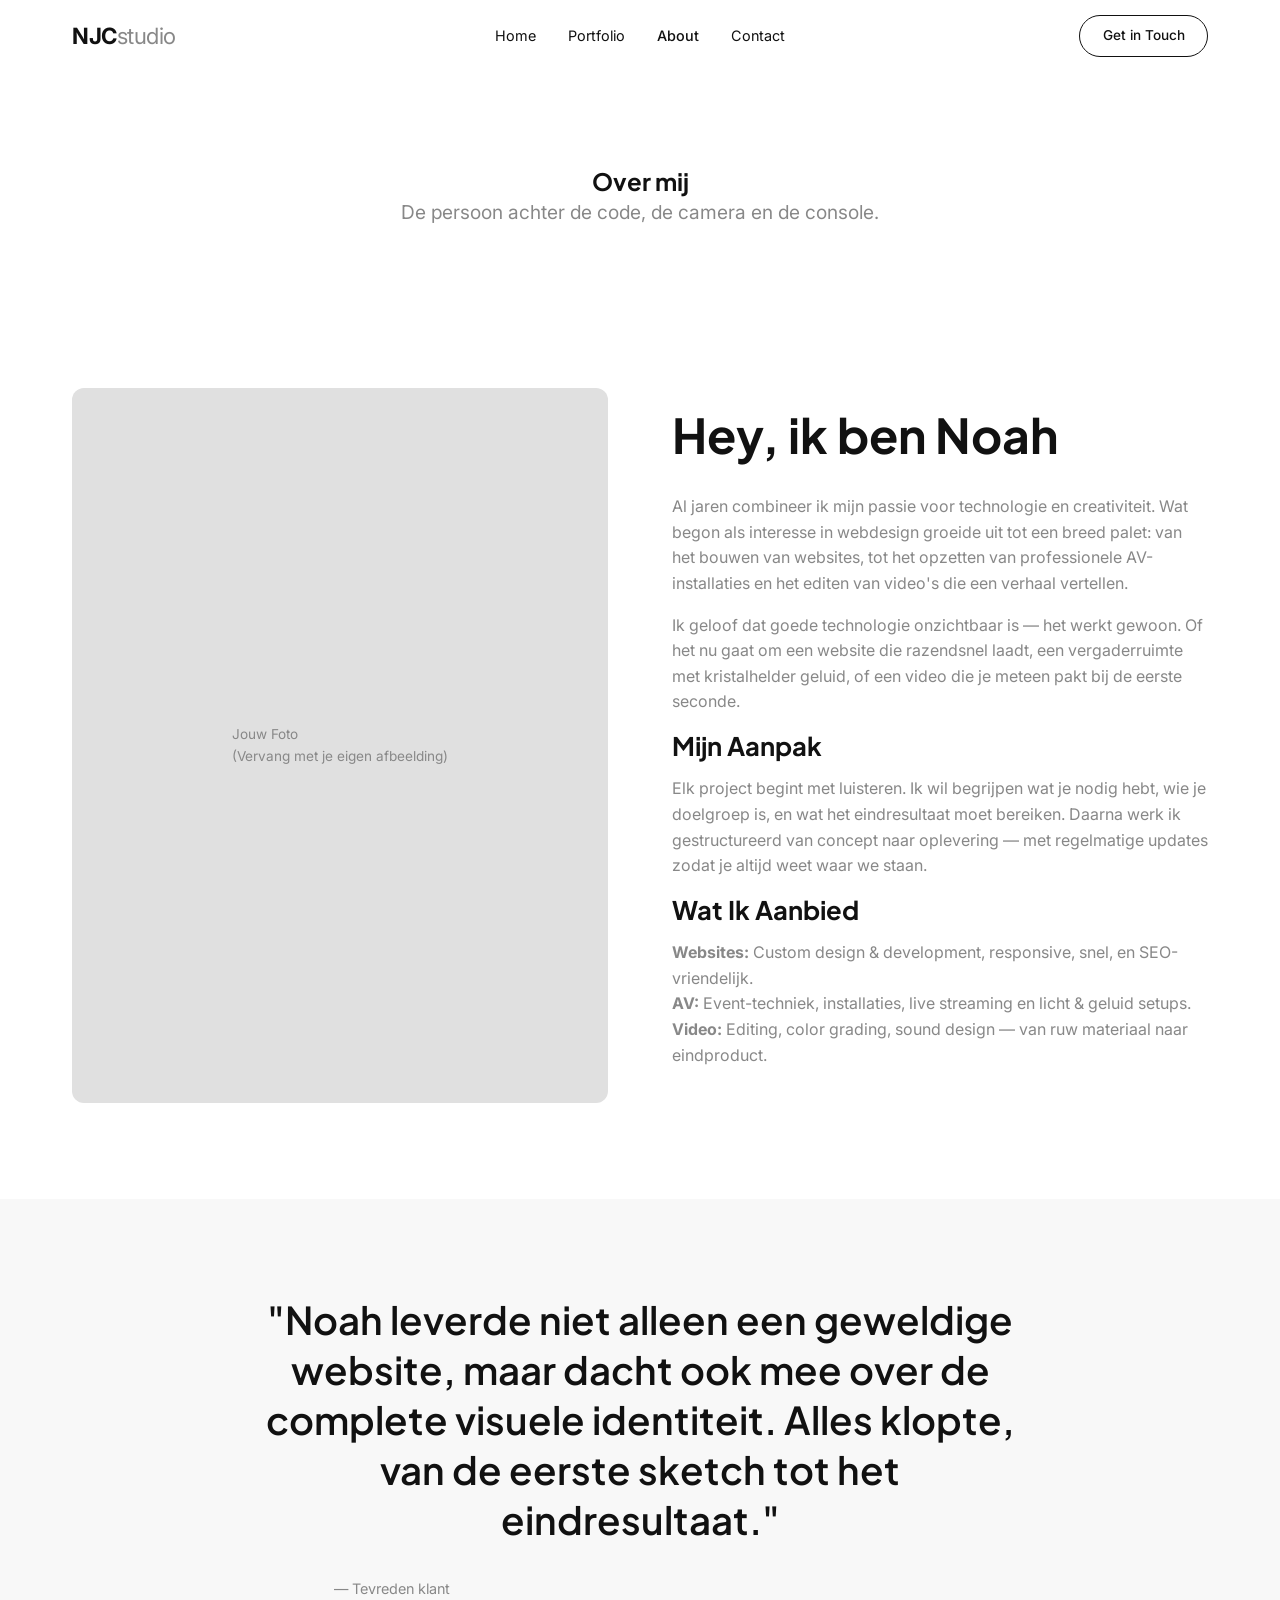
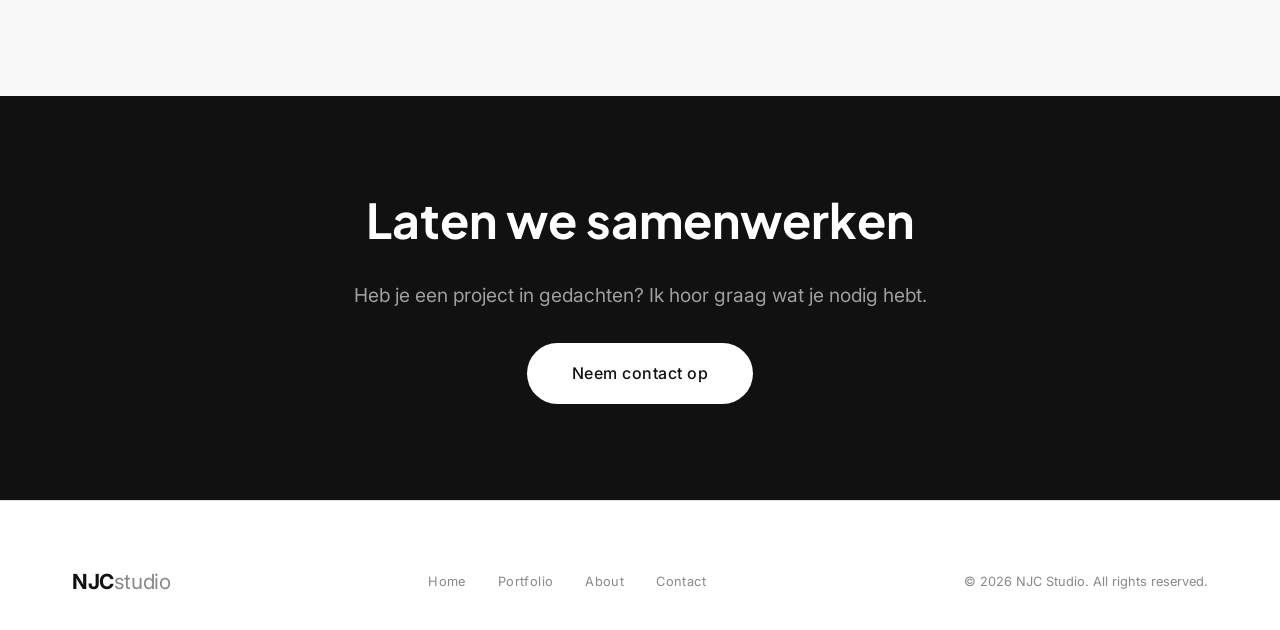
<file: about.html>
<!DOCTYPE html>
<html lang="en">
<head>
  <meta charset="UTF-8" />
  <meta name="viewport" content="width=device-width, initial-scale=1.0" />
  <title>About — NJC Studio</title>
  <meta name="description" content="Leer meer over NJC Studio — specialist in webdesign, AV-oplossingen en video editing." />

  <link rel="preconnect" href="https://fonts.googleapis.com" />
  <link rel="preconnect" href="https://fonts.gstatic.com" crossorigin />
  <link href="https://fonts.googleapis.com/css2?family=Inter:wght@400;500;600;700&family=Plus+Jakarta+Sans:wght@500;600;700;800&display=swap" rel="stylesheet" />
  <link rel="stylesheet" href="css/style.css" />
</head>
<body class="page-enter">

  <!-- ========== NAVIGATION ========== -->
  <nav class="nav" id="nav" aria-label="Main navigation">
    <div class="nav__inner">
      <a href="index.html" class="nav__logo">NJC<span>studio</span></a>

      <button class="nav__toggle" id="navToggle" aria-label="Toggle menu" aria-expanded="false">
        <span></span>
        <span></span>
        <span></span>
      </button>

      <ul class="nav__links" id="navLinks">
        <li><a href="index.html" class="nav__link">Home</a></li>
        <li><a href="portfolio.html" class="nav__link">Portfolio</a></li>
        <li><a href="about.html" class="nav__link nav__link--active">About</a></li>
        <li><a href="contact.html" class="nav__link">Contact</a></li>
      </ul>

      <a href="contact.html" class="nav__cta">Get in Touch</a>
    </div>
  </nav>

  <!-- ========== ABOUT HERO ========== -->
  <section class="about-hero">
    <div class="container">
      <h1 class="fade-in">Over mij</h1>
      <p class="lead fade-in">De persoon achter de code, de camera en de console.</p>
    </div>
  </section>

  <!-- ========== ABOUT CONTENT ========== -->
  <section class="about-content section">
    <div class="container">
      <div class="about-content__grid">

        <!-- Portrait image -->
        <div class="about-content__image fade-in-left">
          <div class="about-content__image--placeholder">
            Jouw Foto<br />(Vervang met je eigen afbeelding)
          </div>
        </div>

        <!-- Bio text -->
        <div class="about-content__text fade-in-right">
          <h2>Hey, ik ben Noah</h2>
          <p>
            Al jaren combineer ik mijn passie voor technologie en creativiteit. Wat begon als interesse
            in webdesign groeide uit tot een breed palet: van het bouwen van websites, tot het opzetten
            van professionele AV-installaties en het editen van video's die een verhaal vertellen.
          </p>
          <p>
            Ik geloof dat goede technologie onzichtbaar is — het werkt gewoon. Of het nu gaat om een
            website die razendsnel laadt, een vergaderruimte met kristalhelder geluid, of een video
            die je meteen pakt bij de eerste seconde.
          </p>

          <h3>Mijn Aanpak</h3>
          <p>
            Elk project begint met luisteren. Ik wil begrijpen wat je nodig hebt, wie je doelgroep is,
            en wat het eindresultaat moet bereiken. Daarna werk ik gestructureerd van concept naar
            oplevering — met regelmatige updates zodat je altijd weet waar we staan.
          </p>

          <h3>Wat Ik Aanbied</h3>
          <p>
            <strong>Websites:</strong> Custom design & development, responsive, snel, en SEO-vriendelijk.<br />
            <strong>AV:</strong> Event-techniek, installaties, live streaming en licht & geluid setups.<br />
            <strong>Video:</strong> Editing, color grading, sound design — van ruw materiaal naar eindproduct.
          </p>
        </div>
      </div>
    </div>
  </section>

  <!-- ========== CREDIBILITY ========== -->
  <section class="credibility section section--light fade-in">
    <div class="container">
      <p class="credibility__quote">
        "Noah leverde niet alleen een geweldige website, maar dacht ook mee over de complete visuele
        identiteit. Alles klopte, van de eerste sketch tot het eindresultaat."
      </p>
      <p class="credibility__author">— Tevreden klant</p>
    </div>
  </section>

  <!-- ========== BOTTOM CTA ========== -->
  <section class="bottom-cta section--dark">
    <div class="container">
      <h2 class="fade-in">Laten we samenwerken</h2>
      <p class="lead fade-in">Heb je een project in gedachten? Ik hoor graag wat je nodig hebt.</p>
      <a href="contact.html" class="btn btn--white btn--large fade-in">Neem contact op</a>
    </div>
  </section>

  <!-- ========== FOOTER ========== -->
  <footer class="footer">
    <div class="container">
      <div class="footer__inner">
        <a href="index.html" class="footer__logo">NJC<span>studio</span></a>
        <nav class="footer__links" aria-label="Footer navigation">
          <a href="index.html" class="footer__link">Home</a>
          <a href="portfolio.html" class="footer__link">Portfolio</a>
          <a href="about.html" class="footer__link">About</a>
          <a href="contact.html" class="footer__link">Contact</a>
        </nav>
        <p class="footer__copy">&copy; 2026 NJC Studio. All rights reserved.</p>
      </div>
    </div>
  </footer>

  <script src="js/main.js"></script>
</body>
</html>
</file>
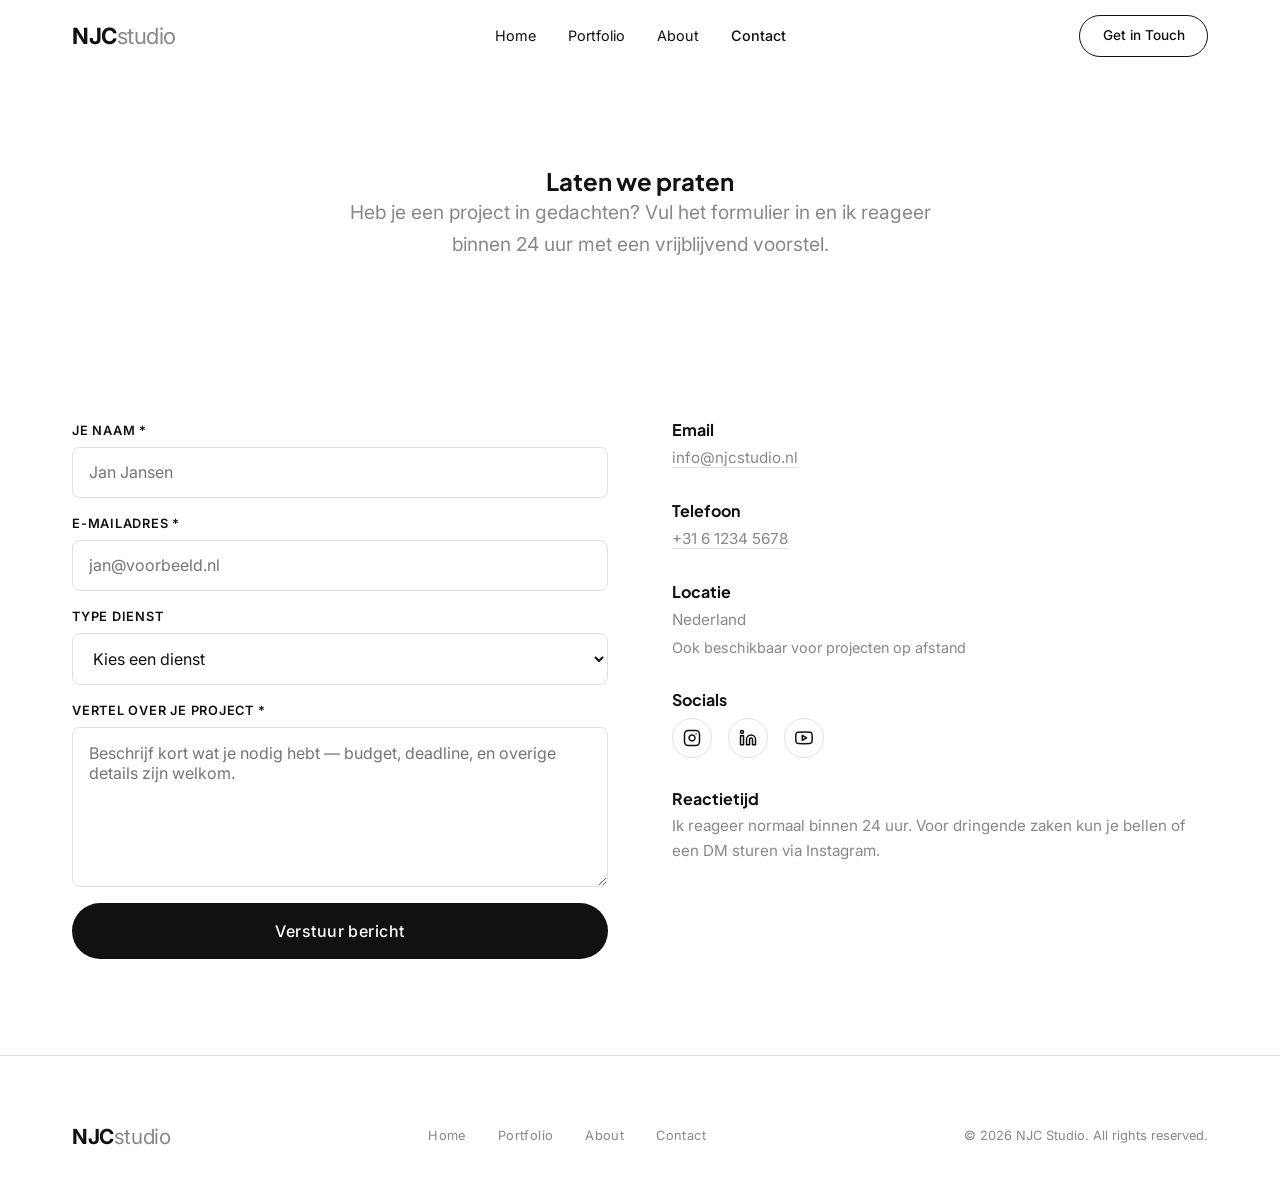
<file: contact.html>
<!DOCTYPE html>
<html lang="en">
<head>
  <meta charset="UTF-8" />
  <meta name="viewport" content="width=device-width, initial-scale=1.0" />
  <title>Contact — NJC Studio</title>
  <meta name="description" content="Neem contact op voor een website, AV-installatie of video editing project. Vrijblijvend advies binnen 24 uur." />

  <link rel="preconnect" href="https://fonts.googleapis.com" />
  <link rel="preconnect" href="https://fonts.gstatic.com" crossorigin />
  <link href="https://fonts.googleapis.com/css2?family=Inter:wght@400;500;600;700&family=Plus+Jakarta+Sans:wght@500;600;700;800&display=swap" rel="stylesheet" />
  <link rel="stylesheet" href="css/style.css" />
</head>
<body class="page-enter">

  <!-- ========== NAVIGATION ========== -->
  <nav class="nav" id="nav" aria-label="Main navigation">
    <div class="nav__inner">
      <a href="index.html" class="nav__logo">NJC<span>studio</span></a>

      <button class="nav__toggle" id="navToggle" aria-label="Toggle menu" aria-expanded="false">
        <span></span>
        <span></span>
        <span></span>
      </button>

      <ul class="nav__links" id="navLinks">
        <li><a href="index.html" class="nav__link">Home</a></li>
        <li><a href="portfolio.html" class="nav__link">Portfolio</a></li>
        <li><a href="about.html" class="nav__link">About</a></li>
        <li><a href="contact.html" class="nav__link nav__link--active">Contact</a></li>
      </ul>

      <a href="contact.html" class="nav__cta">Get in Touch</a>
    </div>
  </nav>

  <!-- ========== CONTACT HERO ========== -->
  <section class="contact-hero">
    <div class="container">
      <h1 class="fade-in">Laten we praten</h1>
      <p class="lead fade-in">
        Heb je een project in gedachten? Vul het formulier in en ik reageer binnen 24 uur met een vrijblijvend voorstel.
      </p>
    </div>
  </section>

  <!-- ========== CONTACT SECTION ========== -->
  <section class="contact-section section">
    <div class="container">
      <div class="contact-section__grid">

        <!-- Contact Form -->
        <form class="contact-form fade-in-left" id="contactForm" action="#" method="POST" novalidate>

          <div class="form-group">
            <label for="name">Je naam *</label>
            <input
              type="text"
              id="name"
              name="name"
              required
              autocomplete="name"
              placeholder="Jan Jansen"
            />
          </div>

          <div class="form-group">
            <label for="email">E-mailadres *</label>
            <input
              type="email"
              id="email"
              name="email"
              required
              autocomplete="email"
              placeholder="jan@voorbeeld.nl"
            />
          </div>

          <div class="form-group">
            <label for="serviceType">Type dienst</label>
            <select id="serviceType" name="serviceType">
              <option value="" disabled selected>Kies een dienst</option>
              <option value="website">Website / Webdesign</option>
              <option value="av">AV-installatie / Event Techniek</option>
              <option value="video">Video Editing</option>
              <option value="combi">Combinatie van diensten</option>
              <option value="other">Anders</option>
            </select>
          </div>

          <div class="form-group">
            <label for="message">Vertel over je project *</label>
            <textarea
              id="message"
              name="message"
              required
              placeholder="Beschrijf kort wat je nodig hebt — budget, deadline, en overige details zijn welkom."
            ></textarea>
          </div>

          <button type="submit" class="btn btn--primary btn--large">Verstuur bericht</button>
        </form>

        <!-- Contact Info Sidebar -->
        <div class="contact-info fade-in-right">
          <div class="contact-info__block">
            <h3>Email</h3>
            <p><a href="mailto:info@njcstudio.nl">info@njcstudio.nl</a></p>
          </div>

          <div class="contact-info__block">
            <h3>Telefoon</h3>
            <p><a href="tel:+31612345678">+31 6 1234 5678</a></p>
          </div>

          <div class="contact-info__block">
            <h3>Locatie</h3>
            <p>Nederland</p>
            <p style="margin-top: 0.25rem; font-size: 0.9rem;">Ook beschikbaar voor projecten op afstand</p>
          </div>

          <div class="contact-info__block">
            <h3>Socials</h3>
            <div class="contact-socials">
              <a href="#" aria-label="Instagram" target="_blank" rel="noopener noreferrer">
                <svg xmlns="http://www.w3.org/2000/svg" width="18" height="18" viewBox="0 0 24 24" fill="none" stroke="currentColor" stroke-width="2" stroke-linecap="round" stroke-linejoin="round">
                  <rect x="2" y="2" width="20" height="20" rx="5" ry="5"></rect>
                  <path d="M16 11.37A4 4 0 1 1 12.63 8 4 4 0 0 1 16 11.37z"></path>
                  <line x1="17.5" y1="6.5" x2="17.51" y2="6.5"></line>
                </svg>
              </a>
              <a href="#" aria-label="LinkedIn" target="_blank" rel="noopener noreferrer">
                <svg xmlns="http://www.w3.org/2000/svg" width="18" height="18" viewBox="0 0 24 24" fill="none" stroke="currentColor" stroke-width="2" stroke-linecap="round" stroke-linejoin="round">
                  <path d="M16 8a6 6 0 0 1 6 6v7h-4v-7a2 2 0 0 0-2-2 2 2 0 0 0-2 2v7h-4v-7a6 6 0 0 1 6-6z"></path>
                  <rect x="2" y="9" width="4" height="12"></rect>
                  <circle cx="4" cy="4" r="2"></circle>
                </svg>
              </a>
              <a href="#" aria-label="YouTube" target="_blank" rel="noopener noreferrer">
                <svg xmlns="http://www.w3.org/2000/svg" width="18" height="18" viewBox="0 0 24 24" fill="none" stroke="currentColor" stroke-width="2" stroke-linecap="round" stroke-linejoin="round">
                  <path d="M22.54 6.42a2.78 2.78 0 0 0-1.94-2C18.88 4 12 4 12 4s-6.88 0-8.6.46a2.78 2.78 0 0 0-1.94 2A29 29 0 0 0 1 11.75a29 29 0 0 0 .46 5.33A2.78 2.78 0 0 0 3.4 19.13C5.12 19.56 12 19.56 12 19.56s6.88 0 8.6-.46a2.78 2.78 0 0 0 1.94-2 29 29 0 0 0 .46-5.25 29 29 0 0 0-.46-5.43z"></path>
                  <polygon points="9.75 15.02 15.5 11.75 9.75 8.48 9.75 15.02"></polygon>
                </svg>
              </a>
            </div>
          </div>

          <div class="contact-info__block">
            <h3>Reactietijd</h3>
            <p>Ik reageer normaal binnen 24 uur. Voor dringende zaken kun je bellen of een DM sturen via Instagram.</p>
          </div>
        </div>

      </div>
    </div>
  </section>

  <!-- ========== FOOTER ========== -->
  <footer class="footer">
    <div class="container">
      <div class="footer__inner">
        <a href="index.html" class="footer__logo">NJC<span>studio</span></a>
        <nav class="footer__links" aria-label="Footer navigation">
          <a href="index.html" class="footer__link">Home</a>
          <a href="portfolio.html" class="footer__link">Portfolio</a>
          <a href="about.html" class="footer__link">About</a>
          <a href="contact.html" class="footer__link">Contact</a>
        </nav>
        <p class="footer__copy">&copy; 2026 NJC Studio. All rights reserved.</p>
      </div>
    </div>
  </footer>

  <script src="js/main.js"></script>
</body>
</html>
</file>
<file: css/style.css>
/* ============================================================
   NJC STUDIO — MAIN STYLESHEET
   Clean, minimal, white design — mobile-first
   ============================================================ */

/* ---------- CSS Custom Properties ---------- */
:root {
  --color-white: #ffffff;
  --color-off-white: #f8f8f8;
  --color-light-gray: #e0e0e0;
  --color-mid-gray: #888888;
  --color-dark: #111111;

  --font-heading: 'Plus Jakarta Sans', 'Inter', 'Helvetica Neue', Arial, sans-serif;
  --font-body: 'Inter', 'Helvetica Neue', Arial, sans-serif;

  --space-xs: 0.5rem;
  --space-sm: 1rem;
  --space-md: 2rem;
  --space-lg: 4rem;
  --space-xl: 6rem;

  --max-width: 1200px;
  --nav-height: 72px;

  --transition-fast: 0.2s ease;
  --transition-base: 0.4s ease;
  --transition-slow: 0.6s ease;
}

/* ---------- Reset & Base ---------- */
*,
*::before,
*::after {
  margin: 0;
  padding: 0;
  box-sizing: border-box;
}

html {
  scroll-behavior: smooth;
  font-size: 16px;
  -webkit-font-smoothing: antialiased;
  -moz-osx-font-smoothing: grayscale;
}

body {
  font-family: var(--font-body);
  color: var(--color-dark);
  background-color: var(--color-white);
  line-height: 1.6;
  overflow-x: hidden;
}

img {
  max-width: 100%;
  height: auto;
  display: block;
}

a {
  color: inherit;
  text-decoration: none;
}

ul {
  list-style: none;
}

/* ---------- Utility ---------- */
.container {
  width: 100%;
  max-width: var(--max-width);
  margin: 0 auto;
  padding: 0 var(--space-md);
}

.sr-only {
  position: absolute;
  width: 1px;
  height: 1px;
  padding: 0;
  margin: -1px;
  overflow: hidden;
  clip: rect(0, 0, 0, 0);
  white-space: nowrap;
  border-width: 0;
}

/* ---------- Buttons ---------- */
.btn {
  display: inline-block;
  padding: 0.9rem 2.2rem;
  font-family: var(--font-body);
  font-size: 0.9rem;
  font-weight: 500;
  letter-spacing: 0.03em;
  border: none;
  border-radius: 50px;
  cursor: pointer;
  transition: all var(--transition-fast);
  text-align: center;
}

.btn--primary {
  background-color: var(--color-dark);
  color: var(--color-white);
}

.btn--primary:hover {
  background-color: #333;
}

.btn--outline {
  background-color: transparent;
  color: var(--color-dark);
  border: 1.5px solid var(--color-dark);
  border-radius: 50px;
}

.btn--outline:hover {
  background-color: var(--color-dark);
  color: var(--color-white);
}

.btn--white {
  background-color: var(--color-white);
  color: var(--color-dark);
  border: none;
  border-radius: 50px;
}

.btn--white:hover {
  background-color: var(--color-off-white);
}

.btn--large {
  padding: 1.1rem 2.8rem;
  font-size: 1rem;
}

/* ============================================================
   NAVIGATION
   ============================================================ */
.nav {
  position: fixed;
  top: 0;
  left: 0;
  width: 100%;
  height: var(--nav-height);
  z-index: 1000;
  background-color: var(--color-white);
  transition: box-shadow var(--transition-base);
}

.nav--scrolled {
  box-shadow: 0 1px 0 var(--color-light-gray);
}

.nav__inner {
  display: flex;
  align-items: center;
  justify-content: space-between;
  height: 100%;
  max-width: var(--max-width);
  margin: 0 auto;
  padding: 0 var(--space-md);
}

.nav__logo {
  font-family: var(--font-body);
  font-size: 1.4rem;
  font-weight: 700;
  letter-spacing: -0.02em;
  color: var(--color-dark);
  z-index: 1001;
}

.nav__logo span {
  font-weight: 400;
  color: var(--color-mid-gray);
}

.nav__links {
  position: absolute;
  left: 50%;
  transform: translateX(-50%);
  display: flex;
  align-items: center;
  gap: 2rem;
}

.nav__link {
  font-size: 0.9rem;
  font-weight: 400;
  color: var(--color-dark);
  position: relative;
  padding: 0.25rem 0;
  transition: color var(--transition-fast);
}

.nav__link:hover {
  color: var(--color-mid-gray);
}

.nav__link--active {
  font-weight: 500;
}

.nav__cta {
  font-size: 0.85rem;
  font-weight: 500;
  padding: 0.55rem 1.4rem;
  border: 1.5px solid var(--color-dark);
  border-radius: 50px;
  color: var(--color-dark);
  transition: all var(--transition-fast);
}

.nav__cta:hover {
  background-color: var(--color-dark);
  color: var(--color-white);
}

/* Mobile nav toggle */
.nav__toggle {
  display: none;
  flex-direction: column;
  justify-content: center;
  gap: 5px;
  width: 28px;
  height: 28px;
  background: none;
  border: none;
  cursor: pointer;
  z-index: 1001;
}

.nav__toggle span {
  display: block;
  width: 100%;
  height: 2px;
  background-color: var(--color-dark);
  transition: all var(--transition-fast);
}

@media (max-width: 768px) {
  .nav__toggle {
    display: flex;
  }

  .nav__cta {
    display: none;
  }

  .nav__links {
    position: fixed;
    top: 0;
    left: 0;
    width: 100%;
    height: 100vh;
    flex-direction: column;
    justify-content: center;
    gap: var(--space-lg);
    background-color: var(--color-white);
    opacity: 0;
    pointer-events: none;
    transition: opacity var(--transition-base);
    transform: none;
  }

  .nav__links.is-open {
    opacity: 1;
    pointer-events: all;
  }

  .nav__link {
    font-size: 1.5rem;
  }

  .nav__toggle.is-open span:nth-child(1) {
    transform: translateY(7px) rotate(45deg);
  }

  .nav__toggle.is-open span:nth-child(2) {
    opacity: 0;
  }

  .nav__toggle.is-open span:nth-child(3) {
    transform: translateY(-7px) rotate(-45deg);
  }
}

/* ============================================================
   HERO SECTION
   ============================================================ */
.hero {
  position: relative;
  width: 100%;
  min-height: 100vh;
  display: flex;
  flex-direction: column;
  align-items: center;
  background-color: var(--color-white);
  padding-top: calc(var(--nav-height) + 4rem);
  overflow: hidden;
}

.hero__content {
  text-align: center;
  padding: 0 var(--space-md);
  z-index: 2;
  margin-bottom: 2rem;
}

.hero__label {
  font-size: 0.8rem;
  font-weight: 600;
  text-transform: uppercase;
  letter-spacing: 0.15em;
  color: var(--color-mid-gray);
  margin-bottom: 1.5rem;
}

.hero__title {
  font-family: var(--font-heading);
  font-size: clamp(2.5rem, 6vw, 4.5rem);
  font-weight: 800;
  line-height: 1.1;
  letter-spacing: -0.03em;
  color: var(--color-dark);
  margin-bottom: 1.25rem;
}

.hero__subtitle {
  font-size: clamp(0.95rem, 1.3vw, 1.1rem);
  color: var(--color-mid-gray);
  margin-bottom: 2rem;
  letter-spacing: 0.02em;
  max-width: 550px;
  margin-left: auto;
  margin-right: auto;
  line-height: 1.7;
}

.hero__buttons {
  display: flex;
  gap: 1rem;
  justify-content: center;
  flex-wrap: wrap;
}

.hero__watermark {
  position: absolute;
  top: 50%;
  left: 50%;
  transform: translate(-50%, -50%);
  font-family: var(--font-body);
  font-size: clamp(6rem, 18vw, 18rem);
  font-weight: 800;
  color: rgba(0, 0, 0, 0.03);
  white-space: nowrap;
  pointer-events: none;
  z-index: 1;
  letter-spacing: 0.05em;
}

.hero__image {
  width: 100%;
  max-width: 900px;
  margin: 0 auto;
  border-radius: 16px;
  overflow: hidden;
  z-index: 2;
}

.hero__image img {
  width: 100%;
  height: auto;
  display: block;
  aspect-ratio: 16 / 10;
  object-fit: cover;
}

@media (max-width: 480px) {
  .hero {
    padding-top: calc(var(--nav-height) + 2rem);
  }

  .hero__image {
    border-radius: 8px;
    margin: 0 1rem;
    max-width: calc(100% - 2rem);
  }
}

/* ============================================================
   SERVICES SECTION
   ============================================================ */
.services {
  background-color: var(--color-off-white);
}

.services__header {
  text-align: center;
  margin-bottom: var(--space-lg);
}

.services__label {
  font-size: 0.8rem;
  font-weight: 600;
  text-transform: uppercase;
  letter-spacing: 0.15em;
  color: var(--color-mid-gray);
  margin-bottom: 1rem;
}

.services__grid {
  display: grid;
  grid-template-columns: 1fr;
  gap: var(--space-md);
}

@media (min-width: 768px) {
  .services__grid {
    grid-template-columns: repeat(3, 1fr);
  }
}

.service-card {
  background-color: var(--color-white);
  padding: var(--space-md);
  border-radius: 16px;
  transition: transform var(--transition-base), box-shadow var(--transition-base);
}

.service-card:hover {
  transform: translateY(-4px);
  box-shadow: 0 20px 60px rgba(0, 0, 0, 0.06);
}

.service-card__icon {
  width: 56px;
  height: 56px;
  display: flex;
  align-items: center;
  justify-content: center;
  background-color: var(--color-dark);
  color: var(--color-white);
  border-radius: 14px;
  margin-bottom: 1.5rem;
}

.service-card h3 {
  font-family: var(--font-heading);
  font-size: 1.35rem;
  font-weight: 700;
  letter-spacing: -0.01em;
  margin-bottom: 0.75rem;
}

.service-card p {
  font-size: 0.95rem;
  color: var(--color-mid-gray);
  line-height: 1.7;
  margin-bottom: 1.25rem;
}

.service-card__list {
  list-style: none;
  padding: 0;
}

.service-card__list li {
  font-size: 0.85rem;
  color: var(--color-dark);
  padding: 0.4rem 0;
  border-bottom: 1px solid var(--color-light-gray);
  padding-left: 1.25rem;
  position: relative;
}

.service-card__list li:last-child {
  border-bottom: none;
}

.service-card__list li::before {
  content: '✓';
  position: absolute;
  left: 0;
  color: var(--color-dark);
  font-weight: 600;
  font-size: 0.75rem;
}

/* ============================================================
   WHY / STATS SECTION
   ============================================================ */
.why {
  text-align: center;
}

.why__inner {
  max-width: 700px;
  margin: 0 auto;
}

.why h2 {
  color: var(--color-white);
}

.why .lead {
  color: rgba(255, 255, 255, 0.6);
  margin: 0 auto;
}

.stats {
  display: flex;
  flex-wrap: wrap;
  justify-content: center;
  gap: var(--space-lg);
  margin-top: var(--space-lg);
}

.stat {
  text-align: center;
}

.stat__number {
  display: block;
  font-size: clamp(2rem, 4vw, 3rem);
  font-weight: 700;
  line-height: 1;
  margin-bottom: 0.25rem;
  color: var(--color-white);
}

.stat__label {
  font-size: 0.8rem;
  text-transform: uppercase;
  letter-spacing: 0.1em;
  color: rgba(255, 255, 255, 0.5);
}

/* ============================================================
   BOTTOM CTA
   ============================================================ */
.bottom-cta {
  text-align: center;
  padding: var(--space-xl) 0;
  background-color: var(--color-dark);
  color: var(--color-white);
}

.bottom-cta h2 {
  color: var(--color-white);
}

.bottom-cta p {
  color: rgba(255, 255, 255, 0.6);
  margin: 0 auto var(--space-md);
}

/* ============================================================
   FOOTER
   ============================================================ */
.footer {
  padding: var(--space-lg) 0 var(--space-md);
  border-top: 1px solid var(--color-light-gray);
}

.footer__inner {
  display: flex;
  flex-direction: column;
  align-items: center;
  gap: var(--space-sm);
  text-align: center;
}

@media (min-width: 768px) {
  .footer__inner {
    flex-direction: row;
    justify-content: space-between;
    text-align: left;
  }
}

.footer__logo {
  font-family: var(--font-body);
  font-size: 1.3rem;
  font-weight: 700;
  letter-spacing: -0.02em;
}

.footer__logo span {
  font-weight: 400;
  color: var(--color-mid-gray);
}

.footer__links {
  display: flex;
  gap: var(--space-md);
}

.footer__link {
  font-size: 0.8rem;
  letter-spacing: 0.03em;
  color: var(--color-mid-gray);
  transition: color var(--transition-fast);
}

.footer__link:hover {
  color: var(--color-dark);
}

.footer__copy {
  font-size: 0.8rem;
  color: var(--color-mid-gray);
}

/* ============================================================
   ANIMATIONS
   ============================================================ */
.fade-in {
  opacity: 0;
  transform: translateY(20px);
  transition: opacity var(--transition-slow),
              transform var(--transition-slow);
}

.fade-in.is-visible {
  opacity: 1;
  transform: translateY(0);
}

.fade-in-left {
  opacity: 0;
  transform: translateX(-30px);
  transition: opacity var(--transition-slow), transform var(--transition-slow);
}

.fade-in-left.is-visible {
  opacity: 1;
  transform: translateX(0);
}

.fade-in-right {
  opacity: 0;
  transform: translateX(30px);
  transition: opacity var(--transition-slow), transform var(--transition-slow);
}

.fade-in-right.is-visible {
  opacity: 1;
  transform: translateX(0);
}

.stagger > * {
  transition-delay: calc(var(--i, 0) * 0.1s);
}

/* ============================================================
   OTHER PAGES — shared styles
   ============================================================ */
.section {
  padding: var(--space-xl) 0;
}

.section--dark {
  background-color: var(--color-dark);
  color: var(--color-white);
}

.section--light {
  background-color: var(--color-off-white);
}

h1, h2, h3, h4 {
  font-family: var(--font-heading);
  font-weight: 700;
  line-height: 1.15;
  font-style: normal;
}

h2 {
  font-size: clamp(2rem, 4vw, 3rem);
  margin-bottom: var(--space-md);
}

h3 {
  font-size: clamp(1.25rem, 2vw, 1.75rem);
  margin-bottom: var(--space-sm);
}

p {
  font-size: clamp(1rem, 1.2vw, 1.125rem);
  color: var(--color-mid-gray);
  max-width: 640px;
}

.lead {
  font-size: clamp(1.125rem, 1.5vw, 1.375rem);
  line-height: 1.7;
}

/* ============================================================
   PORTFOLIO PAGE
   ============================================================ */
.portfolio-hero {
  padding-top: calc(var(--nav-height) + var(--space-xl));
  padding-bottom: var(--space-lg);
  text-align: center;
}

.portfolio-hero p {
  margin: 0 auto;
}

.gallery {
  padding-bottom: var(--space-xl);
}

.gallery__filters {
  display: flex;
  flex-wrap: wrap;
  justify-content: center;
  gap: var(--space-xs);
  margin-bottom: var(--space-lg);
}

.gallery__filter-btn {
  padding: 0.5rem 1.25rem;
  font-size: 0.8rem;
  font-weight: 500;
  text-transform: uppercase;
  letter-spacing: 0.06em;
  border: 1.5px solid var(--color-light-gray);
  background: transparent;
  cursor: pointer;
  border-radius: 50px;
  transition: all var(--transition-fast);
}

.gallery__filter-btn:hover,
.gallery__filter-btn--active {
  border-color: var(--color-dark);
  background-color: var(--color-dark);
  color: var(--color-white);
}

.gallery__grid {
  display: grid;
  grid-template-columns: 1fr;
  gap: var(--space-md);
}

@media (min-width: 640px) {
  .gallery__grid {
    grid-template-columns: repeat(2, 1fr);
  }
}

@media (min-width: 1024px) {
  .gallery__grid {
    grid-template-columns: repeat(3, 1fr);
  }
}

/* Project cards (portfolio) */
.project-card {
  position: relative;
  overflow: hidden;
  border-radius: 12px;
  background-color: var(--color-off-white);
  transition: transform var(--transition-base), box-shadow var(--transition-base);
}

.project-card:hover {
  transform: translateY(-4px);
  box-shadow: 0 20px 60px rgba(0, 0, 0, 0.08);
}

.project-card__image {
  position: relative;
  overflow: hidden;
  aspect-ratio: 16 / 10;
}

.project-card__image img {
  width: 100%;
  height: 100%;
  object-fit: cover;
  transition: transform var(--transition-base);
}

.project-card:hover .project-card__image img {
  transform: scale(1.03);
}

.project-card__info {
  padding: var(--space-sm);
}

.project-card__title {
  font-size: 0.95rem;
  font-weight: 600;
  margin-bottom: 0.25rem;
  color: var(--color-dark);
}

.project-card__category {
  font-size: 0.8rem;
  color: var(--color-mid-gray);
  text-transform: uppercase;
  letter-spacing: 0.06em;
}

a.project-card {
  display: block;
  text-decoration: none;
  color: inherit;
}

.project-card__link {
  display: inline-block;
  margin-top: 0.5rem;
  font-size: 0.85rem;
  font-weight: 600;
  color: var(--color-dark);
  opacity: 0;
  transform: translateY(4px);
  transition: opacity var(--transition-fast), transform var(--transition-fast);
}

a.project-card:hover .project-card__link {
  opacity: 1;
  transform: translateY(0);
}

/* Video cards (keep for backward compat) */
.video-card {
  position: relative;
  overflow: hidden;
  border-radius: 12px;
  background-color: var(--color-off-white);
  transition: transform var(--transition-base), box-shadow var(--transition-base);
}

.video-card:hover {
  transform: translateY(-4px);
  box-shadow: 0 20px 60px rgba(0, 0, 0, 0.08);
}

.video-card__embed {
  position: relative;
  padding-bottom: 56.25%;
  height: 0;
  overflow: hidden;
}

.video-card__embed iframe {
  position: absolute;
  top: 0;
  left: 0;
  width: 100%;
  height: 100%;
  border: none;
}

.video-card__info {
  padding: var(--space-sm);
}

.video-card__title {
  font-size: 0.95rem;
  font-weight: 600;
  margin-bottom: 0.25rem;
}

.video-card__category {
  font-size: 0.8rem;
  color: var(--color-mid-gray);
  text-transform: uppercase;
  letter-spacing: 0.06em;
}

/* ============================================================
   ABOUT PAGE
   ============================================================ */
.about-hero {
  padding-top: calc(var(--nav-height) + var(--space-xl));
  padding-bottom: var(--space-lg);
  text-align: center;
}

.about-hero p {
  margin: 0 auto;
}

.about-content {
  padding-bottom: var(--space-xl);
}

.about-content__grid {
  display: grid;
  grid-template-columns: 1fr;
  gap: var(--space-lg);
  align-items: center;
}

@media (min-width: 768px) {
  .about-content__grid {
    grid-template-columns: 1fr 1fr;
  }
}

.about-content__text p {
  margin-bottom: var(--space-sm);
}

.about-content__image {
  border-radius: 12px;
  overflow: hidden;
  background-color: var(--color-off-white);
}

.about-content__image img {
  width: 100%;
  height: 100%;
  object-fit: cover;
}

.about-content__image--placeholder {
  width: 100%;
  aspect-ratio: 3 / 4;
  display: flex;
  align-items: center;
  justify-content: center;
  background-color: var(--color-light-gray);
  color: var(--color-mid-gray);
  font-size: 0.85rem;
}

/* Credibility */
.credibility {
  text-align: center;
  padding: var(--space-xl) 0;
}

.credibility__quote {
  font-family: var(--font-heading);
  font-size: clamp(1.5rem, 3vw, 2.5rem);
  font-weight: 600;
  font-style: normal;
  line-height: 1.3;
  max-width: 800px;
  margin: 0 auto var(--space-md);
  color: var(--color-dark);
}

.credibility__author {
  font-size: 0.9rem;
  color: var(--color-mid-gray);
}

/* ============================================================
   CONTACT PAGE
   ============================================================ */
.contact-hero {
  padding-top: calc(var(--nav-height) + var(--space-xl));
  padding-bottom: var(--space-lg);
  text-align: center;
}

.contact-hero p {
  margin: 0 auto;
}

.contact-section {
  padding-bottom: var(--space-xl);
}

.contact-section__grid {
  display: grid;
  grid-template-columns: 1fr;
  gap: var(--space-lg);
}

@media (min-width: 768px) {
  .contact-section__grid {
    grid-template-columns: 1fr 1fr;
  }
}

.contact-form {
  display: flex;
  flex-direction: column;
  gap: var(--space-sm);
}

.form-group {
  display: flex;
  flex-direction: column;
  gap: 0.35rem;
}

.form-group label {
  font-size: 0.8rem;
  font-weight: 600;
  text-transform: uppercase;
  letter-spacing: 0.06em;
}

.form-group input,
.form-group select,
.form-group textarea {
  padding: 0.9rem 1rem;
  font-family: var(--font-body);
  font-size: 1rem;
  border: 1.5px solid var(--color-light-gray);
  border-radius: 8px;
  background-color: var(--color-white);
  transition: border-color var(--transition-fast);
  color: var(--color-dark);
}

.form-group input:focus,
.form-group select:focus,
.form-group textarea:focus {
  outline: none;
  border-color: var(--color-dark);
}

.form-group textarea {
  min-height: 160px;
  resize: vertical;
}

.contact-info {
  display: flex;
  flex-direction: column;
  gap: var(--space-md);
}

.contact-info__block h3 {
  font-size: 1rem;
  margin-bottom: 0.4rem;
}

.contact-info__block p {
  font-size: 0.95rem;
}

.contact-info__block a {
  border-bottom: 1px solid var(--color-light-gray);
  transition: border-color var(--transition-fast);
}

.contact-info__block a:hover {
  border-color: var(--color-dark);
}

.contact-socials {
  display: flex;
  gap: 1rem;
  margin-top: 0.5rem;
}

.contact-socials a {
  display: flex;
  align-items: center;
  justify-content: center;
  width: 40px;
  height: 40px;
  border-radius: 50%;
  border: 1.5px solid var(--color-light-gray);
  color: var(--color-dark);
  transition: all var(--transition-fast);
}

.contact-socials a:hover {
  background-color: var(--color-dark);
  color: var(--color-white);
  border-color: var(--color-dark);
}

.portfolio-preview__cta {
  text-align: center;
  margin-top: var(--space-lg);
}

/* ============================================================
   RESPONSIVE
   ============================================================ */
@media (min-width: 1400px) {
  :root {
    --max-width: 1320px;
  }
}
</file>
